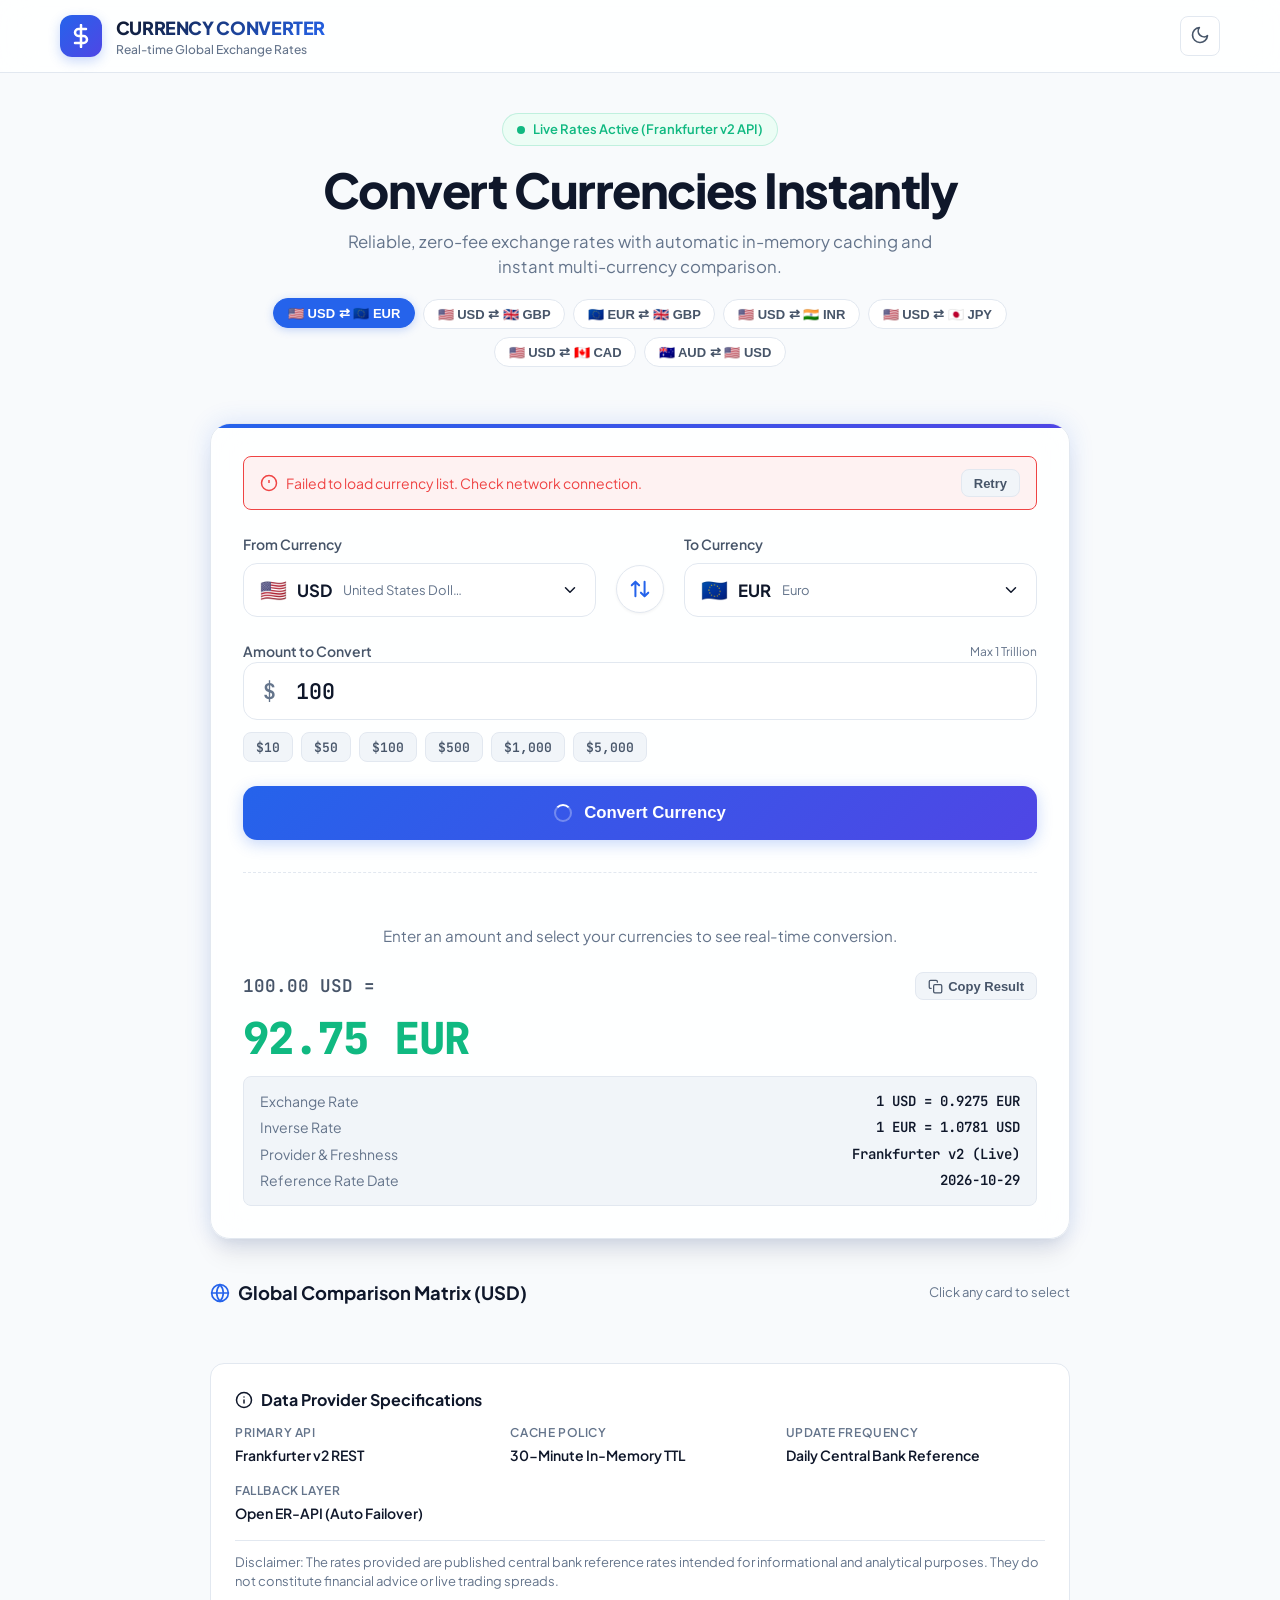
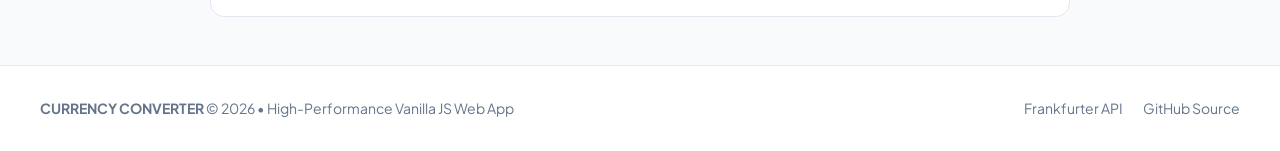
<file: index.html>
<!DOCTYPE html>
<html lang="en" data-theme="light">
<head>
  <meta charset="utf-8">
  <meta name="viewport" content="width=device-width, initial-scale=1">
  <title>Currency Converter | Real-time Global Exchange Rates & Multi-Currency Matrix</title>
  
  <!-- SEO Meta Tags -->
  <meta name="description" content="Convert 150+ world currencies instantly with real-time exchange rates, multi-currency matrix comparison, and offline rate caching. Modern, fast, and responsive.">
  <meta name="keywords" content="currency converter, exchange rates, foreign exchange, forex rates, USD to EUR, USD to INR, EUR to USD, real-time rates">
  <meta name="author" content="Antigravity Developer">
  <link rel="canonical" href="https://currency-converter.app/">

  <!-- Open Graph / LinkedIn / Facebook -->
  <meta property="og:type" content="website">
  <meta property="og:url" content="https://currency-converter.app/">
  <meta property="og:title" content="Currency Converter | Real-time Global Exchange Rates">
  <meta property="og:description" content="Fast, sleek, and accurate currency converter with multi-currency comparison matrix, intelligent caching, and 150+ supported currencies.">
  <meta property="og:image" content="./assets/og-image.jpg">
  <meta property="og:image:width" content="1200">
  <meta property="og:image:height" content="630">

  <!-- Twitter Meta Tags -->
  <meta name="twitter:card" content="summary_large_image">
  <meta name="twitter:title" content="Currency Converter | Real-time Global Exchange Rates">
  <meta name="twitter:description" content="Convert 150+ world currencies instantly with real-time exchange rates and multi-currency matrix comparison.">
  <meta name="twitter:image" content="./assets/og-image.jpg">

  <!-- PWA & Favicon -->
  <link rel="icon" type="image/svg+xml" href="./assets/favicon.svg">
  <link rel="manifest" href="./manifest.json">
  <meta name="theme-color" content="#2563eb">

  <!-- Stylesheet -->
  <link rel="stylesheet" href="./css/style.css">
</head>
<body>
  <a class="skip-link" href="#main-converter">Skip to Currency Converter</a>

  <!-- Header -->
  <header class="site-header">
    <nav class="nav-container">
      <a href="#" class="brand-wrapper" aria-label="Currency Converter Home">
        <div class="brand-icon-box">
          <svg width="24" height="24" viewBox="0 0 24 24" fill="none" stroke="#ffffff" stroke-width="2.5" stroke-linecap="round" stroke-linejoin="round" aria-hidden="true">
            <line x1="12" y1="1" x2="12" y2="23"></line>
            <path d="M17 5H9.5a3.5 3.5 0 0 0 0 7h5a3.5 3.5 0 0 1 0 7H6"></path>
          </svg>
        </div>
        <div class="brand-info">
          <span class="brand-title">CURRENCY CONVERTER</span>
          <span class="brand-subtitle">Real-time Global Exchange Rates</span>
        </div>
      </a>

      <div class="nav-actions">
        <!-- Theme Switcher -->
        <button id="theme-toggle" class="btn-icon" aria-label="Toggle dark/light theme" title="Toggle Theme">
          <span id="theme-icon">
            <svg width="20" height="20" viewBox="0 0 24 24" fill="none" stroke="currentColor" stroke-width="2" stroke-linecap="round" stroke-linejoin="round">
              <path d="M21 12.79A9 9 0 1 1 11.21 3 7 7 0 0 0 21 12.79z"></path>
            </svg>
          </span>
        </button>
      </div>
    </nav>
  </header>

  <!-- Hero Section -->
  <section class="hero-section">
    <div class="hero-badge">
      <span class="pulse-dot" aria-hidden="true"></span>
      <span>Live Rates Active (Frankfurter v2 API)</span>
    </div>
    <h1 class="hero-title">Convert Currencies Instantly</h1>
    <p class="hero-desc">Reliable, zero-fee exchange rates with automatic in-memory caching and instant multi-currency comparison.</p>

    <!-- Popular Currency Pair Quick Pills -->
    <div class="quick-pairs" aria-label="Popular Currency Pairs">
      <button type="button" class="pair-pill active" data-from="USD" data-to="EUR">🇺🇸 USD ⇄ 🇪🇺 EUR</button>
      <button type="button" class="pair-pill" data-from="USD" data-to="GBP">🇺🇸 USD ⇄ 🇬🇧 GBP</button>
      <button type="button" class="pair-pill" data-from="EUR" data-to="GBP">🇪🇺 EUR ⇄ 🇬🇧 GBP</button>
      <button type="button" class="pair-pill" data-from="USD" data-to="INR">🇺🇸 USD ⇄ 🇮🇳 INR</button>
      <button type="button" class="pair-pill" data-from="USD" data-to="JPY">🇺🇸 USD ⇄ 🇯🇵 JPY</button>
      <button type="button" class="pair-pill" data-from="USD" data-to="CAD">🇺🇸 USD ⇄ 🇨🇦 CAD</button>
      <button type="button" class="pair-pill" data-from="AUD" data-to="USD">🇦🇺 AUD ⇄ 🇺🇸 USD</button>
    </div>
  </section>

  <!-- Main App Content -->
  <main id="main-converter" class="main-content">
    <div class="converter-card">
      
      <!-- Network / Loading Status Banner -->
      <div id="status-banner" class="status-banner d-none" role="status"></div>

      <form id="converter-form" novalidate>
        
        <!-- Currency Dropdown Triggers with Flag & Swap -->
        <div class="converter-grid">
          
          <!-- From Currency Trigger -->
          <div class="input-group-custom">
            <label class="input-label" for="from-currency-trigger">From Currency</label>
            <div class="field-wrapper">
              <button type="button" id="from-currency-trigger" class="currency-select-trigger" aria-haspopup="dialog" aria-label="Select source currency">
                <div class="trigger-left">
                  <span id="from-flag" class="flag-emoji">🇺🇸</span>
                  <span id="from-code" class="currency-code-text">USD</span>
                  <span id="from-name" class="currency-name-truncate">United States Dollar</span>
                </div>
                <svg width="18" height="18" viewBox="0 0 24 24" fill="none" stroke="currentColor" stroke-width="2" stroke-linecap="round" stroke-linejoin="round"><polyline points="6 9 12 15 18 9"></polyline></svg>
              </button>
            </div>
          </div>

          <!-- Swap Button -->
          <div class="swap-container">
            <button type="button" id="swap-btn" class="btn-swap" aria-label="Swap source and target currencies" title="Swap Currencies">
              <svg width="22" height="22" viewBox="0 0 24 24" fill="none" stroke="currentColor" stroke-width="2.2" stroke-linecap="round" stroke-linejoin="round" aria-hidden="true">
                <path d="M7 4v16M7 4l-4 4M7 4l4 4M17 20V4M17 20l-4-4M17 20l4-4"/>
              </svg>
            </button>
          </div>

          <!-- To Currency Trigger -->
          <div class="input-group-custom">
            <label class="input-label" for="to-currency-trigger">To Currency</label>
            <div class="field-wrapper">
              <button type="button" id="to-currency-trigger" class="currency-select-trigger" aria-haspopup="dialog" aria-label="Select target currency">
                <div class="trigger-left">
                  <span id="to-flag" class="flag-emoji">🇪🇺</span>
                  <span id="to-code" class="currency-code-text">EUR</span>
                  <span id="to-name" class="currency-name-truncate">Euro</span>
                </div>
                <svg width="18" height="18" viewBox="0 0 24 24" fill="none" stroke="currentColor" stroke-width="2" stroke-linecap="round" stroke-linejoin="round"><polyline points="6 9 12 15 18 9"></polyline></svg>
              </button>
            </div>
          </div>
        </div>

        <!-- Amount Input Field -->
        <div class="amount-section">
          <label class="input-label" for="amount">
            <span>Amount to Convert</span>
            <span style="font-size: 0.75rem; color: var(--text-muted); font-weight: normal;">Max 1 Trillion</span>
          </label>
          <div class="amount-input-wrapper">
            <span id="amount-currency-symbol" class="amount-currency-symbol">$</span>
            <input
              id="amount"
              type="text"
              inputmode="decimal"
              class="amount-input"
              placeholder="100.00"
              value="100"
              autocomplete="off"
              aria-describedby="amount-error"
            >
          </div>
          <div id="amount-error" class="field-error-text" role="alert"></div>

          <!-- Quick Amount Chips -->
          <div class="quick-amounts" aria-label="Quick Amount Presets">
            <button type="button" class="amount-chip" data-amount="10">$10</button>
            <button type="button" class="amount-chip" data-amount="50">$50</button>
            <button type="button" class="amount-chip" data-amount="100">$100</button>
            <button type="button" class="amount-chip" data-amount="500">$500</button>
            <button type="button" class="amount-chip" data-amount="1000">$1,000</button>
            <button type="button" class="amount-chip" data-amount="5000">$5,000</button>
          </div>
        </div>

        <!-- Convert Button -->
        <button id="convert-btn" type="submit" class="btn-convert">
          <span id="convert-spinner" class="spinner d-none" aria-hidden="true"></span>
          <span id="convert-label">Convert Currency</span>
        </button>
      </form>

      <!-- Result Presentation Card -->
      <section id="result-card" class="result-display-card" aria-labelledby="result-heading">
        <h2 id="result-heading" style="display:none;">Conversion Result</h2>

        <!-- Empty State -->
        <div id="result-placeholder" class="result-placeholder">
          Enter an amount and select your currencies to see real-time conversion.
        </div>

        <!-- Active Result State -->
        <div id="result-active" class="result-active-content d-none" aria-live="polite">
          <div class="result-top-row">
            <span id="result-source-text" class="result-source-amount">100.00 USD =</span>
            <div class="result-actions-group">
              <button type="button" id="copy-result-btn" class="btn-pill-action" title="Copy converted result">
                <svg width="15" height="15" viewBox="0 0 24 24" fill="none" stroke="currentColor" stroke-width="2" stroke-linecap="round" stroke-linejoin="round"><rect x="9" y="9" width="13" height="13" rx="2" ry="2"></rect><path d="M5 15H4a2 2 0 0 1-2-2V4a2 2 0 0 1 2-2h9a2 2 0 0 1 2 2v1"></path></svg>
                <span>Copy Result</span>
              </button>
            </div>
          </div>

          <div id="result-target-text" class="result-target-amount">92.75 EUR</div>

          <!-- Detailed Rate Info Breakdown -->
          <div class="result-rate-details">
            <div class="rate-line">
              <span class="rate-line-title">Exchange Rate</span>
              <span id="rate-direct-text" class="rate-line-val">1 USD = 0.9275 EUR</span>
            </div>
            <div class="rate-line">
              <span class="rate-line-title">Inverse Rate</span>
              <span id="rate-inverse-text" class="rate-line-val">1 EUR = 1.0781 USD</span>
            </div>
            <div class="rate-line">
              <span class="rate-line-title">Provider & Freshness</span>
              <span id="rate-provider-text" class="rate-line-val">Frankfurter v2 (Live)</span>
            </div>
            <div class="rate-line">
              <span class="rate-line-title">Reference Rate Date</span>
              <span id="rate-date-text" class="rate-line-val">2026-10-29</span>
            </div>
          </div>
        </div>

      </section>
    </div>

    <!-- Multi-Currency Comparison Matrix -->
    <section class="matrix-section" aria-labelledby="matrix-title">
      <div class="matrix-header">
        <h2 id="matrix-title" class="matrix-title">
          <svg width="20" height="20" viewBox="0 0 24 24" fill="none" stroke="var(--primary)" stroke-width="2" stroke-linecap="round" stroke-linejoin="round"><circle cx="12" cy="12" r="10"></circle><line x1="2" y1="12" x2="22" y2="12"></line><path d="M12 2a15.3 15.3 0 0 1 4 10 15.3 15.3 0 0 1-4 10 15.3 15.3 0 0 1-4-10 15.3 15.3 0 0 1 4-10z"></path></svg>
          <span>Global Comparison Matrix (<span id="matrix-base-code">USD</span>)</span>
        </h2>
        <span style="font-size: 0.8125rem; color: var(--text-muted);">Click any card to select</span>
      </div>

      <div id="matrix-grid" class="matrix-grid">
        <!-- Rendered dynamically by app.js -->
      </div>
    </section>

    <!-- Market Information & Legal Disclaimer -->
    <section class="market-info-section" aria-labelledby="market-info-heading">
      <h3 id="market-info-heading" class="info-title">
        <svg width="18" height="18" viewBox="0 0 24 24" fill="none" stroke="currentColor" stroke-width="2" stroke-linecap="round" stroke-linejoin="round"><circle cx="12" cy="12" r="10"></circle><line x1="12" y1="16" x2="12" y2="12"></line><line x1="12" y1="8" x2="12.01" y2="8"></line></svg>
        <span>Data Provider Specifications</span>
      </h3>
      <div class="info-grid">
        <div class="info-item">
          <span class="info-label">Primary API</span>
          <span class="info-val">Frankfurter v2 REST</span>
        </div>
        <div class="info-item">
          <span class="info-label">Cache Policy</span>
          <span class="info-val">30-Minute In-Memory TTL</span>
        </div>
        <div class="info-item">
          <span class="info-label">Update Frequency</span>
          <span class="info-val">Daily Central Bank Reference</span>
        </div>
        <div class="info-item">
          <span class="info-label">Fallback Layer</span>
          <span class="info-val">Open ER-API (Auto Failover)</span>
        </div>
      </div>
      <p class="disclaimer-text">
        Disclaimer: The rates provided are published central bank reference rates intended for informational and analytical purposes. They do not constitute financial advice or live trading spreads.
      </p>
    </section>
  </main>

  <!-- Currency Picker Modal Dialog -->
  <div id="currency-modal" class="modal-overlay" role="dialog" aria-modal="true" aria-labelledby="modal-title">
    <div class="modal-content">
      <div class="modal-header">
        <h3 id="modal-title" class="modal-title">Select Currency</h3>
        <button type="button" id="modal-close-btn" class="btn-icon" aria-label="Close currency modal">
          <svg width="18" height="18" viewBox="0 0 24 24" fill="none" stroke="currentColor" stroke-width="2" stroke-linecap="round" stroke-linejoin="round"><line x1="18" y1="6" x2="6" y2="18"></line><line x1="6" y1="6" x2="18" y2="18"></line></svg>
        </button>
      </div>
      <div class="modal-search-box">
        <input type="text" id="currency-search-input" class="search-input" placeholder="Search by currency code or name (e.g. USD, Euro, Yen)..." autocomplete="off">
      </div>
      <div id="modal-currency-list" class="modal-currency-list">
        <!-- Rendered dynamically -->
      </div>
    </div>
  </div>

  <!-- Toast Notification Container -->
  <div id="toast-container" class="toast-container" aria-live="polite"></div>

  <!-- Footer -->
  <footer class="site-footer">
    <div class="footer-content">
      <div>
        <strong>CURRENCY CONVERTER</strong> &copy; 2026 &bull; High-Performance Vanilla JS Web App
      </div>
      <div class="footer-links">
        <a href="https://frankfurter.dev" target="_blank" rel="noopener noreferrer">Frankfurter API</a>
        <a href="https://github.com" target="_blank" rel="noopener noreferrer">GitHub Source</a>
      </div>
    </div>
  </footer>

  <!-- Scripts -->
  <script src="./js/currency-api.js"></script>
  <script src="./js/app.js"></script>
</body>
</html>
</file>
<file: css/style.css>
/* ==========================================================================
   CURRENCY CONVERTER - MODERN FINTECH DESIGN SYSTEM
   Supports: Dark / Light Mode, Glassmorphism, Micro-animations, PWA
   ========================================================================== */

@import url('https://fonts.googleapis.com/css2?family=Plus+Jakarta+Sans:wght@300;400;500;600;700;800&family=JetBrains+Mono:wght@400;500;600;700&display=swap');

:root {
  /* Color Palette - Light Mode Default */
  --font-main: 'Plus Jakarta Sans', -apple-system, BlinkMacSystemFont, "Segoe UI", Roboto, sans-serif;
  --font-mono: 'JetBrains Mono', monospace;

  --bg-gradient: radial-gradient(circle at 15% 15%, rgba(99, 102, 241, 0.08) 0%, transparent 45%),
                 radial-gradient(circle at 85% 85%, rgba(16, 185, 129, 0.08) 0%, transparent 45%),
                 #f8fafc;
  --bg-color: #f8fafc;
  --surface: #ffffff;
  --surface-secondary: #f1f5f9;
  --surface-border: #e2e8f0;
  --surface-glass: rgba(255, 255, 255, 0.85);

  --text-primary: #0f172a;
  --text-secondary: #475569;
  --text-muted: #64748b;
  --text-inverted: #ffffff;

  --primary: #2563eb;
  --primary-hover: #1d4ed8;
  --primary-gradient: linear-gradient(135deg, #2563eb 0%, #4f46e5 100%);
  --primary-glow: rgba(37, 99, 235, 0.25);

  --accent-green: #10b981;
  --accent-green-bg: #ecfdf5;
  --accent-cyan: #06b6d4;
  --accent-indigo: #6366f1;
  --danger: #ef4444;
  --danger-bg: #fef2f2;
  --warning: #f59e0b;

  --shadow-sm: 0 1px 3px rgba(0, 0, 0, 0.05);
  --shadow-md: 0 4px 6px -1px rgba(0, 0, 0, 0.07), 0 2px 4px -2px rgba(0, 0, 0, 0.05);
  --shadow-lg: 0 20px 25px -5px rgba(0, 0, 0, 0.08), 0 8px 10px -6px rgba(0, 0, 0, 0.04);
  --shadow-glow: 0 0 25px rgba(37, 99, 235, 0.15);

  --radius-sm: 8px;
  --radius-md: 14px;
  --radius-lg: 20px;
  --radius-full: 9999px;

  --transition-fast: 0.15s ease;
  --transition-normal: 0.25s cubic-bezier(0.4, 0, 0.2, 1);
  --transition-smooth: 0.35s cubic-bezier(0.16, 1, 0.3, 1);
}

[data-theme="dark"] {
  --bg-gradient: radial-gradient(circle at 10% 20%, rgba(37, 99, 235, 0.15) 0%, transparent 40%),
                 radial-gradient(circle at 90% 80%, rgba(16, 185, 129, 0.12) 0%, transparent 40%),
                 #090d16;
  --bg-color: #090d16;
  --surface: #111827;
  --surface-secondary: #1f2937;
  --surface-border: rgba(255, 255, 255, 0.1);
  --surface-glass: rgba(17, 24, 39, 0.85);

  --text-primary: #f8fafc;
  --text-secondary: #cbd5e1;
  --text-muted: #94a3b8;
  --text-inverted: #0f172a;

  --primary: #3b82f6;
  --primary-hover: #60a5fa;
  --primary-gradient: linear-gradient(135deg, #3b82f6 0%, #6366f1 100%);
  --primary-glow: rgba(59, 130, 246, 0.35);

  --accent-green: #34d399;
  --accent-green-bg: rgba(16, 185, 129, 0.15);
  --accent-cyan: #38bdf8;
  --accent-indigo: #818cf8;
  --danger: #f87171;
  --danger-bg: rgba(239, 68, 68, 0.15);
  --warning: #fbbf24;

  --shadow-sm: 0 1px 3px rgba(0, 0, 0, 0.3);
  --shadow-md: 0 4px 10px rgba(0, 0, 0, 0.4);
  --shadow-lg: 0 25px 35px -5px rgba(0, 0, 0, 0.6), 0 10px 15px -5px rgba(0, 0, 0, 0.5);
  --shadow-glow: 0 0 30px rgba(59, 130, 246, 0.25);
}

/* Base Resets */
*, *::before, *::after {
  box-sizing: border-box;
  margin: 0;
  padding: 0;
}

body {
  font-family: var(--font-main);
  background: var(--bg-color);
  background-image: var(--bg-gradient);
  background-attachment: fixed;
  color: var(--text-primary);
  min-height: 100vh;
  display: flex;
  flex-direction: column;
  line-height: 1.5;
  -webkit-font-smoothing: antialiased;
  transition: background-color var(--transition-normal), color var(--transition-normal);
}

/* Accessibility Skip Link */
.skip-link {
  position: absolute;
  top: -999px;
  left: 50%;
  transform: translateX(-50%);
  background: var(--primary);
  color: #fff;
  padding: 0.75rem 1.5rem;
  border-radius: var(--radius-sm);
  z-index: 9999;
  text-decoration: none;
  font-weight: 600;
  box-shadow: var(--shadow-lg);
  transition: top var(--transition-fast);
}
.skip-link:focus {
  top: 1rem;
}

/* Header & Navigation */
.site-header {
  background: var(--surface-glass);
  backdrop-filter: blur(16px);
  -webkit-backdrop-filter: blur(16px);
  border-bottom: 1px solid var(--surface-border);
  position: sticky;
  top: 0;
  z-index: 100;
  transition: background var(--transition-normal), border var(--transition-normal);
}

.nav-container {
  max-width: 1200px;
  margin: 0 auto;
  padding: 0.85rem 1.25rem;
  display: flex;
  align-items: center;
  justify-content: space-between;
  gap: 1rem;
}

.brand-wrapper {
  display: flex;
  align-items: center;
  gap: 0.85rem;
  text-decoration: none;
  color: inherit;
}

.brand-icon-box {
  width: 42px;
  height: 42px;
  border-radius: 12px;
  background: var(--primary-gradient);
  display: flex;
  align-items: center;
  justify-content: center;
  box-shadow: 0 4px 12px var(--primary-glow);
  flex-shrink: 0;
}

.brand-info {
  display: flex;
  flex-direction: column;
}

.brand-title {
  font-size: 1.125rem;
  font-weight: 800;
  letter-spacing: -0.02em;
  background: linear-gradient(135deg, var(--text-primary) 0%, var(--primary) 100%);
  -webkit-background-clip: text;
  -webkit-text-fill-color: transparent;
}

.brand-subtitle {
  font-size: 0.75rem;
  color: var(--text-muted);
  font-weight: 500;
}

.nav-actions {
  display: flex;
  align-items: center;
  gap: 0.75rem;
}

/* Action Buttons */
.btn-icon {
  width: 40px;
  height: 40px;
  border-radius: var(--radius-sm);
  background: var(--surface);
  border: 1px solid var(--surface-border);
  color: var(--text-secondary);
  display: flex;
  align-items: center;
  justify-content: center;
  cursor: pointer;
  transition: all var(--transition-fast);
}
.btn-icon:hover {
  background: var(--surface-secondary);
  color: var(--text-primary);
  border-color: var(--primary);
  transform: translateY(-1px);
}

/* Hero Section */
.hero-section {
  text-align: center;
  padding: 2.5rem 1rem 1.5rem;
  max-width: 800px;
  margin: 0 auto;
}

.hero-badge {
  display: inline-flex;
  align-items: center;
  gap: 0.5rem;
  padding: 0.35rem 0.85rem;
  border-radius: var(--radius-full);
  background: var(--accent-green-bg);
  color: var(--accent-green);
  font-size: 0.8125rem;
  font-weight: 600;
  margin-bottom: 1rem;
  border: 1px solid rgba(16, 185, 129, 0.2);
}

.pulse-dot {
  width: 8px;
  height: 8px;
  border-radius: 50%;
  background: var(--accent-green);
  box-shadow: 0 0 0 0 rgba(16, 185, 129, 0.7);
  animation: pulse-ring 2s infinite;
}

@keyframes pulse-ring {
  0% { transform: scale(0.95); box-shadow: 0 0 0 0 rgba(16, 185, 129, 0.7); }
  70% { transform: scale(1); box-shadow: 0 0 0 8px rgba(16, 185, 129, 0); }
  100% { transform: scale(0.95); box-shadow: 0 0 0 0 rgba(16, 185, 129, 0); }
}

.hero-title {
  font-size: clamp(2rem, 5vw, 3rem);
  font-weight: 800;
  letter-spacing: -0.03em;
  margin-bottom: 0.75rem;
  line-height: 1.15;
}

.hero-desc {
  font-size: 1.05rem;
  color: var(--text-muted);
  max-width: 600px;
  margin: 0 auto;
}

/* Quick Currency Pair Pills */
.quick-pairs {
  display: flex;
  flex-wrap: wrap;
  justify-content: center;
  gap: 0.5rem;
  margin: 1.25rem 0 2rem;
}

.pair-pill {
  background: var(--surface);
  border: 1px solid var(--surface-border);
  color: var(--text-secondary);
  font-size: 0.8125rem;
  font-weight: 600;
  padding: 0.4rem 0.85rem;
  border-radius: var(--radius-full);
  cursor: pointer;
  transition: all var(--transition-fast);
  display: inline-flex;
  align-items: center;
  gap: 0.35rem;
}
.pair-pill:hover, .pair-pill.active {
  background: var(--primary);
  color: #fff;
  border-color: var(--primary);
  transform: translateY(-1px);
  box-shadow: 0 2px 8px var(--primary-glow);
}

/* Main Layout */
.main-content {
  flex: 1;
  max-width: 900px;
  width: 100%;
  margin: 0 auto;
  padding: 0 1.25rem 3rem;
}

/* Converter Card */
.converter-card {
  background: var(--surface-glass);
  backdrop-filter: blur(20px);
  -webkit-backdrop-filter: blur(20px);
  border: 1px solid var(--surface-border);
  border-radius: var(--radius-lg);
  padding: 2rem;
  box-shadow: var(--shadow-lg), var(--shadow-glow);
  position: relative;
  overflow: hidden;
  transition: all var(--transition-normal);
}

.converter-card::before {
  content: '';
  position: absolute;
  top: 0;
  left: 0;
  right: 0;
  height: 4px;
  background: var(--primary-gradient);
}

/* Status Alert */
.status-banner {
  border-radius: var(--radius-sm);
  padding: 0.75rem 1rem;
  font-size: 0.875rem;
  display: flex;
  align-items: center;
  justify-content: space-between;
  margin-bottom: 1.5rem;
  animation: fadeIn 0.3s ease;
}
.status-banner.error {
  background: var(--danger-bg);
  border: 1px solid var(--danger);
  color: var(--danger);
}
.status-banner.loading {
  background: var(--surface-secondary);
  border: 1px solid var(--surface-border);
  color: var(--text-muted);
}

/* Form Styles */
.converter-grid {
  display: grid;
  grid-template-columns: 1fr auto 1fr;
  align-items: end;
  gap: 1.25rem;
  margin-bottom: 1.5rem;
}

@media (max-width: 768px) {
  .converter-grid {
    grid-template-columns: 1fr;
    gap: 1rem;
  }
}

.input-group-custom {
  display: flex;
  flex-direction: column;
  gap: 0.5rem;
}

.input-label {
  font-size: 0.875rem;
  font-weight: 600;
  color: var(--text-secondary);
  display: flex;
  align-items: center;
  justify-content: space-between;
}

.field-wrapper {
  position: relative;
  display: flex;
  align-items: center;
}

.currency-select-trigger {
  width: 100%;
  height: 54px;
  padding: 0 1rem;
  background: var(--surface);
  border: 1.5px solid var(--surface-border);
  border-radius: var(--radius-md);
  color: var(--text-primary);
  font-size: 1rem;
  font-weight: 600;
  font-family: inherit;
  display: flex;
  align-items: center;
  justify-content: space-between;
  cursor: pointer;
  transition: all var(--transition-fast);
}
.currency-select-trigger:hover:not(:disabled) {
  border-color: var(--primary);
  background: var(--surface-secondary);
}
.currency-select-trigger:focus-visible {
  outline: none;
  border-color: var(--primary);
  box-shadow: 0 0 0 3px var(--primary-glow);
}

.trigger-left {
  display: flex;
  align-items: center;
  gap: 0.65rem;
  min-width: 0;
}

.flag-emoji {
  font-size: 1.35rem;
  line-height: 1;
}

.currency-code-text {
  font-weight: 700;
  font-size: 1.05rem;
}

.currency-name-truncate {
  font-size: 0.8125rem;
  color: var(--text-muted);
  font-weight: 400;
  white-space: nowrap;
  overflow: hidden;
  text-overflow: ellipsis;
  max-width: 120px;
}

/* Swap Button */
.swap-container {
  display: flex;
  justify-content: center;
  align-items: center;
  padding-bottom: 4px;
}

.btn-swap {
  width: 48px;
  height: 48px;
  border-radius: 50%;
  background: var(--surface);
  border: 1.5px solid var(--surface-border);
  color: var(--primary);
  display: flex;
  align-items: center;
  justify-content: center;
  cursor: pointer;
  transition: all var(--transition-smooth);
  box-shadow: var(--shadow-sm);
}
.btn-swap:hover:not(:disabled) {
  background: var(--primary);
  color: #fff;
  border-color: var(--primary);
  transform: rotate(180deg) scale(1.08);
  box-shadow: 0 4px 14px var(--primary-glow);
}
.btn-swap:disabled {
  opacity: 0.5;
  cursor: not-allowed;
}

/* Amount Input Box */
.amount-section {
  margin-bottom: 1.5rem;
}

.amount-input-wrapper {
  position: relative;
  display: flex;
  align-items: center;
}

.amount-currency-symbol {
  position: absolute;
  left: 1.25rem;
  font-family: var(--font-mono);
  font-size: 1.35rem;
  font-weight: 600;
  color: var(--text-muted);
  pointer-events: none;
}

.amount-input {
  width: 100%;
  height: 58px;
  padding: 0 1.25rem 0 3.25rem;
  background: var(--surface);
  border: 1.5px solid var(--surface-border);
  border-radius: var(--radius-md);
  font-family: var(--font-mono);
  font-size: 1.35rem;
  font-weight: 600;
  color: var(--text-primary);
  transition: all var(--transition-fast);
}
.amount-input:focus {
  outline: none;
  border-color: var(--primary);
  box-shadow: 0 0 0 3px var(--primary-glow);
}
.amount-input.is-invalid {
  border-color: var(--danger) !important;
  box-shadow: 0 0 0 3px rgba(239, 68, 68, 0.2) !important;
}

.field-error-text {
  font-size: 0.8125rem;
  color: var(--danger);
  font-weight: 500;
  margin-top: 0.35rem;
  display: none;
}
.field-error-text.visible {
  display: block;
  animation: fadeIn 0.2s ease;
}

/* Quick Amount Chips */
.quick-amounts {
  display: flex;
  flex-wrap: wrap;
  gap: 0.5rem;
  margin-top: 0.75rem;
}

.amount-chip {
  background: var(--surface-secondary);
  border: 1px solid var(--surface-border);
  color: var(--text-secondary);
  font-family: var(--font-mono);
  font-size: 0.8125rem;
  font-weight: 600;
  padding: 0.35rem 0.75rem;
  border-radius: var(--radius-sm);
  cursor: pointer;
  transition: all var(--transition-fast);
}
.amount-chip:hover {
  background: var(--primary);
  color: #fff;
  border-color: var(--primary);
  transform: translateY(-1px);
}

/* Convert Action Button */
.btn-convert {
  width: 100%;
  height: 54px;
  border-radius: var(--radius-md);
  background: var(--primary-gradient);
  color: #ffffff;
  border: none;
  font-size: 1.05rem;
  font-weight: 700;
  display: flex;
  align-items: center;
  justify-content: center;
  gap: 0.75rem;
  cursor: pointer;
  transition: all var(--transition-fast);
  box-shadow: 0 4px 15px var(--primary-glow);
}
.btn-convert:hover:not(:disabled) {
  opacity: 0.95;
  transform: translateY(-1px);
  box-shadow: 0 6px 20px var(--primary-glow);
}
.btn-convert:disabled {
  opacity: 0.6;
  cursor: not-allowed;
  transform: none;
}

/* Result Presentation Card */
.result-display-card {
  margin-top: 2rem;
  padding-top: 1.75rem;
  border-top: 1px dashed var(--surface-border);
  animation: fadeIn 0.3s ease;
}

.result-placeholder {
  text-align: center;
  padding: 1.5rem 1rem;
  color: var(--text-muted);
  font-size: 0.95rem;
}

.result-active-content {
  display: flex;
  flex-direction: column;
  gap: 0.85rem;
}

.result-top-row {
  display: flex;
  align-items: center;
  justify-content: space-between;
  flex-wrap: wrap;
  gap: 0.5rem;
}

.result-source-amount {
  font-size: 1.1rem;
  font-weight: 600;
  color: var(--text-secondary);
  font-family: var(--font-mono);
}

.result-actions-group {
  display: flex;
  align-items: center;
  gap: 0.5rem;
}

.btn-pill-action {
  background: var(--surface-secondary);
  border: 1px solid var(--surface-border);
  color: var(--text-secondary);
  padding: 0.35rem 0.75rem;
  border-radius: var(--radius-sm);
  font-size: 0.8125rem;
  font-weight: 600;
  display: inline-flex;
  align-items: center;
  gap: 0.35rem;
  cursor: pointer;
  transition: all var(--transition-fast);
}
.btn-pill-action:hover {
  background: var(--surface);
  color: var(--text-primary);
  border-color: var(--primary);
}

.result-target-amount {
  font-size: clamp(2rem, 6vw, 2.75rem);
  font-weight: 800;
  color: var(--accent-green);
  font-family: var(--font-mono);
  letter-spacing: -0.02em;
  line-height: 1.1;
  word-break: break-word;
}

.result-rate-details {
  background: var(--surface-secondary);
  border: 1px solid var(--surface-border);
  border-radius: var(--radius-sm);
  padding: 0.85rem 1rem;
  display: flex;
  flex-direction: column;
  gap: 0.35rem;
  font-size: 0.875rem;
}

.rate-line {
  display: flex;
  justify-content: space-between;
  flex-wrap: wrap;
  gap: 0.5rem;
}

.rate-line-title {
  color: var(--text-muted);
}
.rate-line-val {
  font-weight: 600;
  font-family: var(--font-mono);
  color: var(--text-primary);
}

/* Multi-Currency Matrix */
.matrix-section {
  margin-top: 2.5rem;
}

.matrix-header {
  display: flex;
  align-items: center;
  justify-content: space-between;
  margin-bottom: 1rem;
}

.matrix-title {
  font-size: 1.15rem;
  font-weight: 700;
  display: flex;
  align-items: center;
  gap: 0.5rem;
}

.matrix-grid {
  display: grid;
  grid-template-columns: repeat(auto-fill, minmax(240px, 1fr));
  gap: 1rem;
}

.matrix-card {
  background: var(--surface);
  border: 1px solid var(--surface-border);
  border-radius: var(--radius-md);
  padding: 1rem 1.25rem;
  display: flex;
  flex-direction: column;
  gap: 0.4rem;
  box-shadow: var(--shadow-sm);
  transition: all var(--transition-fast);
}
.matrix-card:hover {
  border-color: var(--primary);
  transform: translateY(-2px);
  box-shadow: var(--shadow-md);
}

.matrix-card-header {
  display: flex;
  align-items: center;
  justify-content: space-between;
}

.matrix-card-currency {
  display: flex;
  align-items: center;
  gap: 0.5rem;
  font-weight: 700;
  font-size: 0.95rem;
}

.matrix-card-rate {
  font-size: 0.75rem;
  color: var(--text-muted);
  font-family: var(--font-mono);
}

.matrix-card-value {
  font-size: 1.25rem;
  font-weight: 800;
  font-family: var(--font-mono);
  color: var(--text-primary);
}

/* Information & Market Data Section */
.market-info-section {
  margin-top: 2.5rem;
  background: var(--surface);
  border: 1px solid var(--surface-border);
  border-radius: var(--radius-md);
  padding: 1.5rem;
}

.info-title {
  font-size: 1rem;
  font-weight: 700;
  margin-bottom: 0.75rem;
  display: flex;
  align-items: center;
  gap: 0.5rem;
}

.info-grid {
  display: grid;
  grid-template-columns: repeat(auto-fit, minmax(200px, 1fr));
  gap: 1rem;
  font-size: 0.875rem;
  margin-bottom: 1rem;
}

.info-item {
  display: flex;
  flex-direction: column;
  gap: 0.2rem;
}

.info-label {
  color: var(--text-muted);
  font-size: 0.75rem;
  text-transform: uppercase;
  letter-spacing: 0.05em;
  font-weight: 600;
}

.info-val {
  font-weight: 600;
  color: var(--text-primary);
}

.disclaimer-text {
  font-size: 0.8125rem;
  color: var(--text-muted);
  border-top: 1px solid var(--surface-border);
  padding-top: 0.75rem;
  line-height: 1.5;
}

/* Currency Picker Modal */
.modal-overlay {
  position: fixed;
  inset: 0;
  background: rgba(0, 0, 0, 0.65);
  backdrop-filter: blur(8px);
  -webkit-backdrop-filter: blur(8px);
  display: flex;
  align-items: center;
  justify-content: center;
  z-index: 1000;
  padding: 1rem;
  opacity: 0;
  pointer-events: none;
  transition: opacity var(--transition-fast);
}
.modal-overlay.active {
  opacity: 1;
  pointer-events: auto;
}

.modal-content {
  background: var(--surface);
  border: 1px solid var(--surface-border);
  border-radius: var(--radius-lg);
  width: 100%;
  max-width: 480px;
  max-height: 85vh;
  display: flex;
  flex-direction: column;
  box-shadow: var(--shadow-lg);
  transform: translateY(20px) scale(0.97);
  transition: transform var(--transition-smooth);
}
.modal-overlay.active .modal-content {
  transform: translateY(0) scale(1);
}

.modal-header {
  padding: 1.25rem;
  border-bottom: 1px solid var(--surface-border);
  display: flex;
  align-items: center;
  justify-content: space-between;
}

.modal-title {
  font-size: 1.125rem;
  font-weight: 700;
}

.modal-search-box {
  padding: 0.85rem 1.25rem;
  border-bottom: 1px solid var(--surface-border);
}

.search-input {
  width: 100%;
  height: 44px;
  padding: 0 1rem;
  background: var(--surface-secondary);
  border: 1px solid var(--surface-border);
  border-radius: var(--radius-sm);
  color: var(--text-primary);
  font-size: 0.95rem;
  font-family: inherit;
}
.search-input:focus {
  outline: none;
  border-color: var(--primary);
  box-shadow: 0 0 0 2px var(--primary-glow);
}

.modal-currency-list {
  overflow-y: auto;
  padding: 0.5rem;
  flex: 1;
  display: flex;
  flex-direction: column;
  gap: 0.25rem;
}

.currency-option-item {
  display: flex;
  align-items: center;
  justify-content: space-between;
  padding: 0.75rem 1rem;
  border-radius: var(--radius-sm);
  border: none;
  background: transparent;
  color: var(--text-primary);
  cursor: pointer;
  text-align: left;
  width: 100%;
  font-family: inherit;
  transition: background var(--transition-fast);
}
.currency-option-item:hover, .currency-option-item.selected {
  background: var(--surface-secondary);
}
.currency-option-item.selected {
  color: var(--primary);
  font-weight: 700;
}

/* Toast Notifications */
.toast-container {
  position: fixed;
  bottom: 24px;
  right: 24px;
  display: flex;
  flex-direction: column;
  gap: 0.5rem;
  z-index: 2000;
  pointer-events: none;
}

.toast {
  background: var(--surface);
  border: 1px solid var(--surface-border);
  border-radius: var(--radius-md);
  padding: 0.85rem 1.25rem;
  color: var(--text-primary);
  font-size: 0.875rem;
  font-weight: 600;
  display: flex;
  align-items: center;
  gap: 0.65rem;
  box-shadow: var(--shadow-lg);
  pointer-events: auto;
  animation: slideUp 0.3s cubic-bezier(0.16, 1, 0.3, 1);
}
.toast.success {
  border-left: 4px solid var(--accent-green);
}

/* Site Footer */
.site-footer {
  margin-top: auto;
  background: var(--surface);
  border-top: 1px solid var(--surface-border);
  padding: 2rem 1.25rem;
  font-size: 0.875rem;
  color: var(--text-muted);
  transition: all var(--transition-normal);
}

.footer-content {
  max-width: 1200px;
  margin: 0 auto;
  display: flex;
  flex-direction: column;
  align-items: center;
  justify-content: space-between;
  gap: 1rem;
}

@media (min-width: 768px) {
  .footer-content {
    flex-direction: row;
  }
}

.footer-links {
  display: flex;
  gap: 1.25rem;
}
.footer-links a {
  color: var(--text-muted);
  text-decoration: none;
  transition: color var(--transition-fast);
}
.footer-links a:hover {
  color: var(--primary);
}

/* Keyframe Animations */
@keyframes fadeIn {
  from { opacity: 0; transform: translateY(4px); }
  to { opacity: 1; transform: translateY(0); }
}

@keyframes slideUp {
  from { opacity: 0; transform: translateY(16px); }
  to { opacity: 1; transform: translateY(0); }
}

/* Utilities */
.spinner {
  width: 18px;
  height: 18px;
  border: 2px solid rgba(255, 255, 255, 0.3);
  border-top-color: currentColor;
  border-radius: 50%;
  animation: spin 0.8s linear infinite;
  display: inline-block;
}

@keyframes spin {
  to { transform: rotate(360deg); }
}

@media (prefers-reduced-motion: reduce) {
  *, *::before, *::after {
    animation-duration: 0.01ms !important;
    animation-iteration-count: 1 !important;
    transition-duration: 0.01ms !important;
  }
}
</file>
